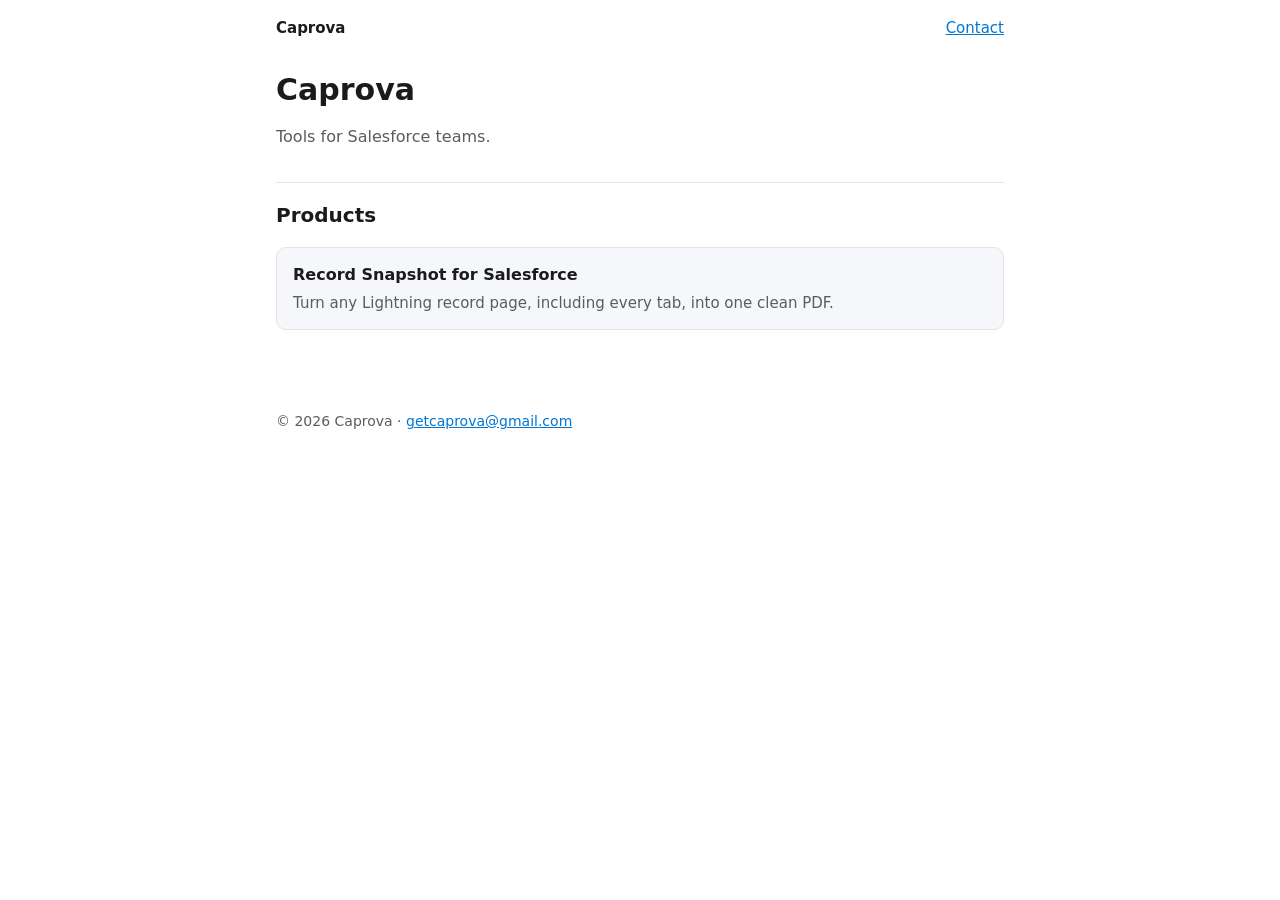
<file: index.html>
<!doctype html>
<html lang="en">
<head>
  <meta charset="utf-8">
  <meta name="viewport" content="width=device-width, initial-scale=1">
  <title>Caprova</title>
  <meta name="description" content="Caprova builds tools for Salesforce teams.">
  <link rel="stylesheet" href="/site.css">
</head>
<body>
<nav class="top"><a class="brand" href="/">Caprova</a><a href="mailto:getcaprova@gmail.com">Contact</a></nav>
<main>
  <h1>Caprova</h1>
  <p class="muted">Tools for Salesforce teams.</p>

  <h2>Products</h2>
  <div class="cards">
    <a class="card" href="/record-snapshot/" style="text-decoration:none;color:inherit">
      <h3>Record Snapshot for Salesforce</h3>
      <p>Turn any Lightning record page, including every tab, into one clean PDF.</p>
    </a>
  </div>
</main>
<footer>© 2026 Caprova · <a href="mailto:getcaprova@gmail.com">getcaprova@gmail.com</a></footer>
</body>
</html>
</file>
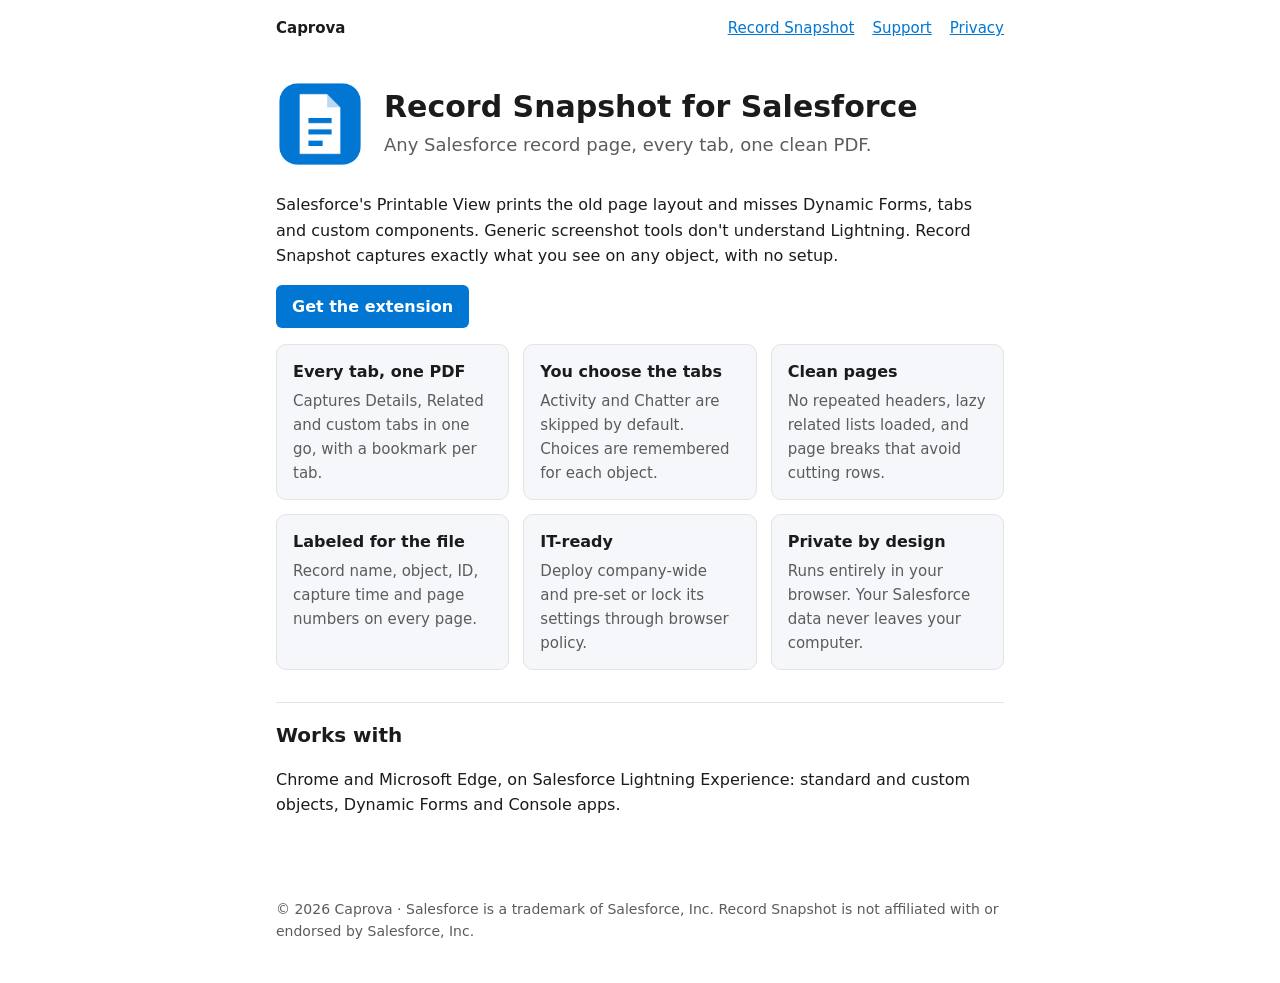
<file: record-snapshot/index.html>
<!doctype html>
<html lang="en">
<head>
  <meta charset="utf-8">
  <meta name="viewport" content="width=device-width, initial-scale=1">
  <title>Record Snapshot for Salesforce</title>
  <meta name="description" content="Turn any Salesforce Lightning record page, on any object and including every tab, into one clean PDF.">
  <link rel="icon" href="/record-snapshot/icon.png">
  <link rel="stylesheet" href="/site.css">
</head>
<body>
<nav class="top">
  <a class="brand" href="/">Caprova</a>
  <a href="/record-snapshot/">Record Snapshot</a>
  <a href="/record-snapshot/support/">Support</a>
  <a href="/record-snapshot/privacy/">Privacy</a>
</nav>
<main>
  <div class="hero">
    <img src="/record-snapshot/icon.png" alt="">
    <div>
      <h1>Record Snapshot for Salesforce</h1>
      <p>Any Salesforce record page, every tab, one clean PDF.</p>
    </div>
  </div>

  <p>Salesforce's Printable View prints the old page layout and misses Dynamic Forms, tabs and custom
  components. Generic screenshot tools don't understand Lightning. Record Snapshot captures exactly what you see
  on any object, with no setup.</p>

  <p><a class="button" href="/record-snapshot/support/#install">Get the extension</a></p>

  <div class="cards">
    <div class="card"><h3>Every tab, one PDF</h3><p>Captures Details, Related and custom tabs in one go, with a bookmark per tab.</p></div>
    <div class="card"><h3>You choose the tabs</h3><p>Activity and Chatter are skipped by default. Choices are remembered for each object.</p></div>
    <div class="card"><h3>Clean pages</h3><p>No repeated headers, lazy related lists loaded, and page breaks that avoid cutting rows.</p></div>
    <div class="card"><h3>Labeled for the file</h3><p>Record name, object, ID, capture time and page numbers on every page.</p></div>
    <div class="card"><h3>IT-ready</h3><p>Deploy company-wide and pre-set or lock its settings through browser policy.</p></div>
    <div class="card"><h3>Private by design</h3><p>Runs entirely in your browser. Your Salesforce data never leaves your computer.</p></div>
  </div>

  <h2>Works with</h2>
  <p>Chrome and Microsoft Edge, on Salesforce Lightning Experience: standard and custom objects, Dynamic Forms and
  Console apps.</p>
</main>
<footer>© 2026 Caprova · Salesforce is a trademark of Salesforce, Inc. Record Snapshot is not affiliated with or
endorsed by Salesforce, Inc.</footer>
</body>
</html>
</file>
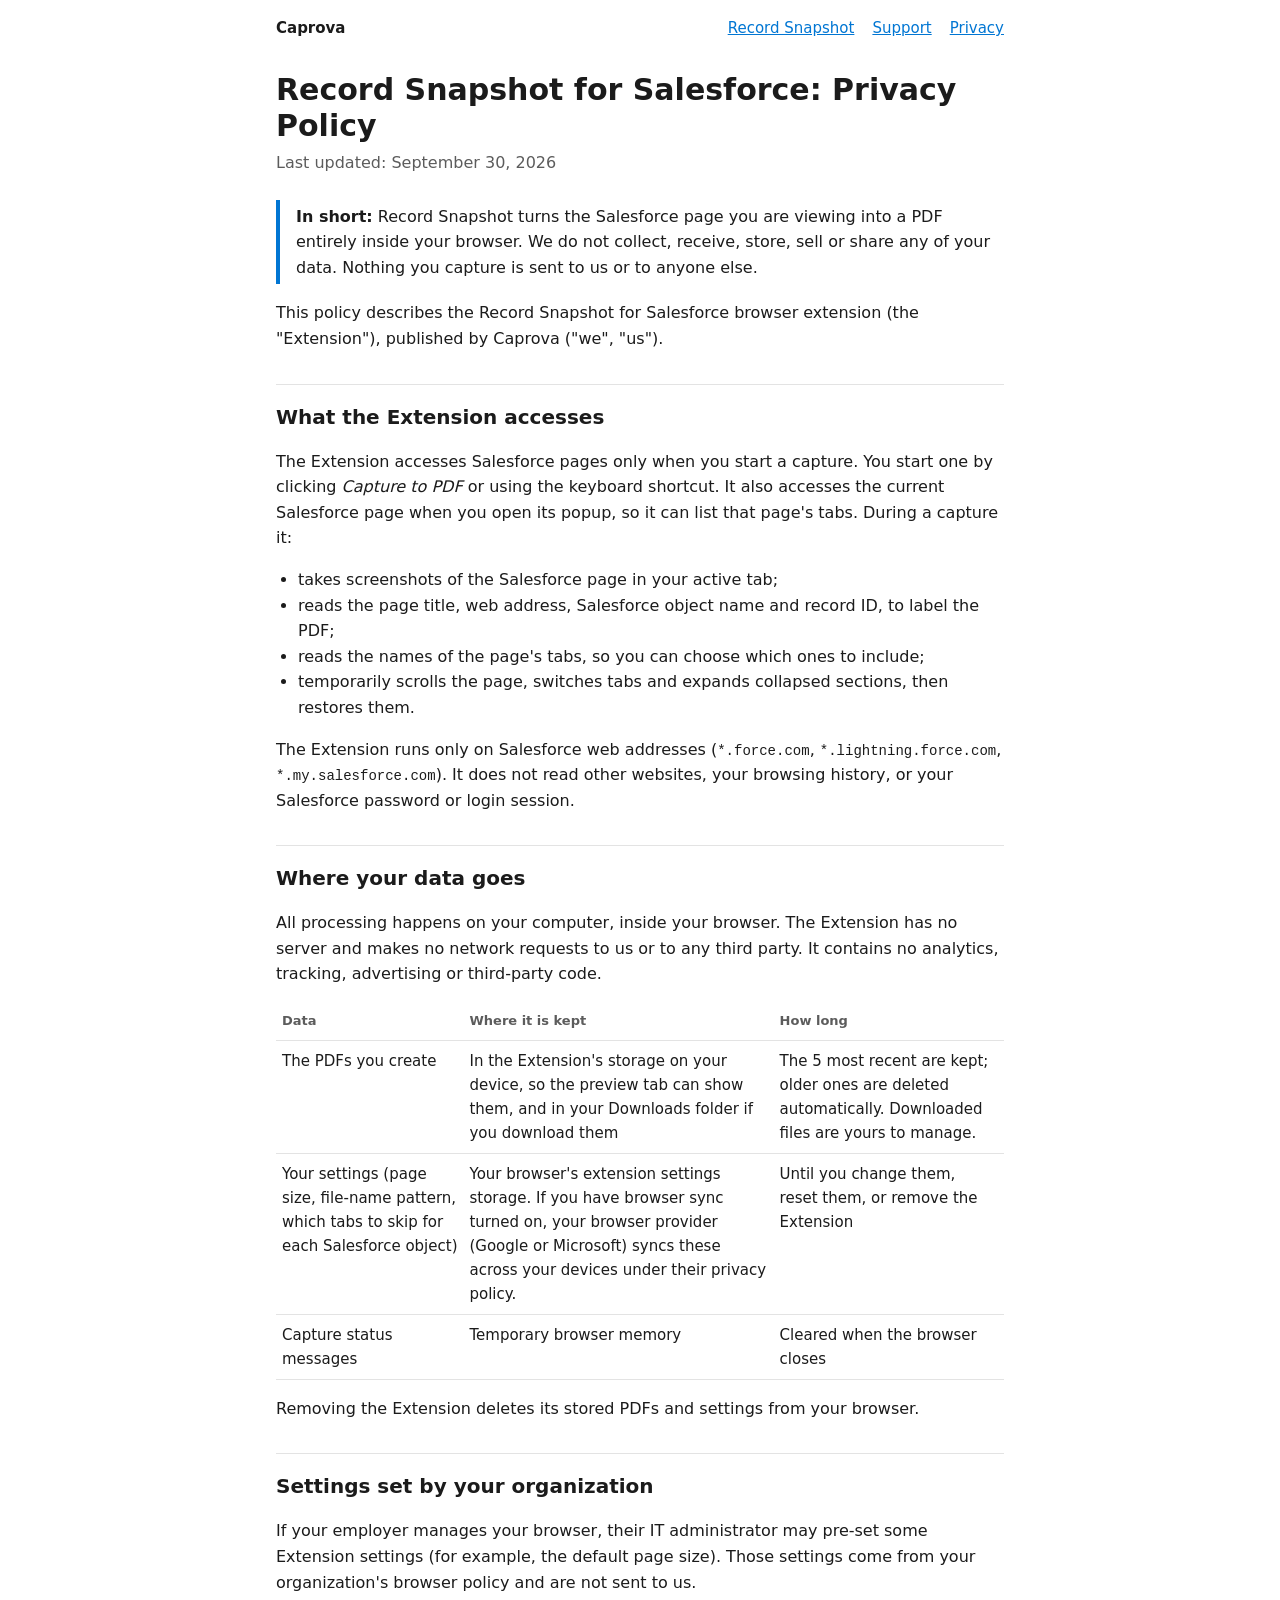
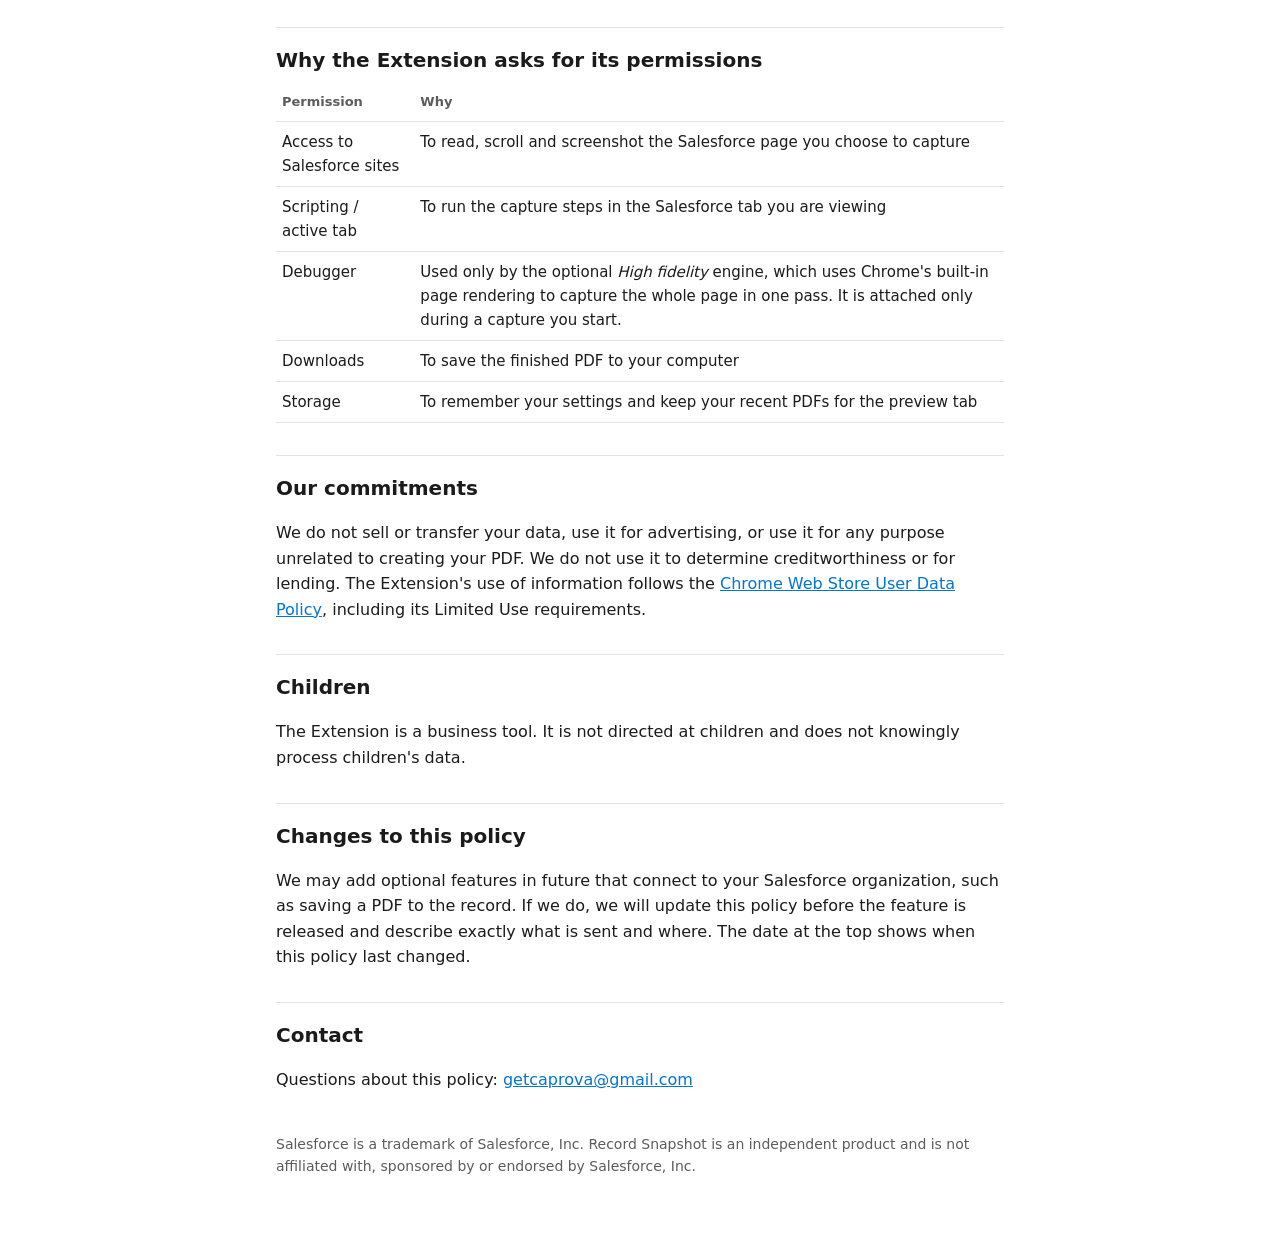
<file: record-snapshot/privacy/index.html>
<!doctype html>
<html lang="en">
<head>
  <meta charset="utf-8">
  <meta name="viewport" content="width=device-width, initial-scale=1">
  <title>Record Snapshot Privacy Policy</title>
  <link rel="icon" href="/record-snapshot/icon.png">
  <link rel="stylesheet" href="/site.css">
</head>
<body>
<nav class="top">
  <a class="brand" href="/">Caprova</a>
  <a href="/record-snapshot/">Record Snapshot</a>
  <a href="/record-snapshot/support/">Support</a>
  <a href="/record-snapshot/privacy/">Privacy</a>
</nav>
<main>
  <h1>Record Snapshot for Salesforce: Privacy Policy</h1>
  <p class="updated">Last updated: September 30, 2026</p>

  <p class="summary"><strong>In short:</strong> Record Snapshot turns the Salesforce page you are viewing into a PDF
  entirely inside your browser. We do not collect, receive, store, sell or share any of your data. Nothing
  you capture is sent to us or to anyone else.</p>

  <p>This policy describes the Record Snapshot for Salesforce browser extension (the "Extension"), published by
  Caprova ("we", "us").</p>

  <h2>What the Extension accesses</h2>
  <p>The Extension accesses Salesforce pages only when you start a capture. You start one by clicking
  <em>Capture to PDF</em> or using the keyboard shortcut. It also accesses the current Salesforce page when you open
  its popup, so it can list that page's tabs. During a capture it:</p>
  <ul>
    <li>takes screenshots of the Salesforce page in your active tab;</li>
    <li>reads the page title, web address, Salesforce object name and record ID, to label the PDF;</li>
    <li>reads the names of the page's tabs, so you can choose which ones to include;</li>
    <li>temporarily scrolls the page, switches tabs and expands collapsed sections, then restores them.</li>
  </ul>
  <p>The Extension runs only on Salesforce web addresses (<code>*.force.com</code>, <code>*.lightning.force.com</code>,
  <code>*.my.salesforce.com</code>). It does not read other websites, your browsing history, or your Salesforce
  password or login session.</p>

  <h2>Where your data goes</h2>
  <p>All processing happens on your computer, inside your browser. The Extension has no server and makes no network
  requests to us or to any third party. It contains no analytics, tracking, advertising or third-party code.</p>
  <table>
    <thead><tr><th>Data</th><th>Where it is kept</th><th>How long</th></tr></thead>
    <tbody>
      <tr><td>The PDFs you create</td><td>In the Extension's storage on your device, so the preview tab can show them, and in
        your Downloads folder if you download them</td><td>The 5 most recent are kept; older ones are deleted automatically. Downloaded files are yours to manage.</td></tr>
      <tr><td>Your settings (page size, file-name pattern, which tabs to skip for each Salesforce object)</td>
        <td>Your browser's extension settings storage. If you have browser sync turned on, your browser provider
        (Google or Microsoft) syncs these across your devices under their privacy policy.</td><td>Until you change them,
        reset them, or remove the Extension</td></tr>
      <tr><td>Capture status messages</td><td>Temporary browser memory</td><td>Cleared when the browser closes</td></tr>
    </tbody>
  </table>
  <p>Removing the Extension deletes its stored PDFs and settings from your browser.</p>

  <h2>Settings set by your organization</h2>
  <p>If your employer manages your browser, their IT administrator may pre-set some Extension settings (for
  example, the default page size). Those settings come from your organization's browser policy and are not sent
  to us.</p>

  <h2>Why the Extension asks for its permissions</h2>
  <table>
    <thead><tr><th>Permission</th><th>Why</th></tr></thead>
    <tbody>
      <tr><td>Access to Salesforce sites</td><td>To read, scroll and screenshot the Salesforce page you choose to capture</td></tr>
      <tr><td>Scripting / active tab</td><td>To run the capture steps in the Salesforce tab you are viewing</td></tr>
      <tr><td>Debugger</td><td>Used only by the optional <em>High fidelity</em> engine, which uses Chrome's built-in
        page rendering to capture the whole page in one pass. It is attached only during a capture you start.</td></tr>
      <tr><td>Downloads</td><td>To save the finished PDF to your computer</td></tr>
      <tr><td>Storage</td><td>To remember your settings and keep your recent PDFs for the preview tab</td></tr>
    </tbody>
  </table>

  <h2>Our commitments</h2>
  <p>We do not sell or transfer your data, use it for advertising, or use it for any purpose unrelated to creating
  your PDF. We do not use it to determine creditworthiness or for lending. The Extension's use of information
  follows the <a href="https://developer.chrome.com/docs/webstore/program-policies/limited-use">Chrome Web Store
  User Data Policy</a>, including its Limited Use requirements.</p>

  <h2>Children</h2>
  <p>The Extension is a business tool. It is not directed at children and does not knowingly process children's data.</p>

  <h2>Changes to this policy</h2>
  <p>We may add optional features in future that connect to your Salesforce organization, such as saving a PDF
  to the record. If we do, we will update this policy before the feature is released and describe exactly what is
  sent and where. The date at the top shows when this policy last changed.</p>

  <h2>Contact</h2>
  <p>Questions about this policy: <a href="mailto:getcaprova@gmail.com">getcaprova@gmail.com</a></p>

  <p style="color:var(--muted);font-size:14px;margin-top:40px">Salesforce is a trademark of Salesforce, Inc. Record Snapshot
  is an independent product and is not affiliated with, sponsored by or endorsed by Salesforce, Inc.</p>
</main>
</body>
</html>
</file>
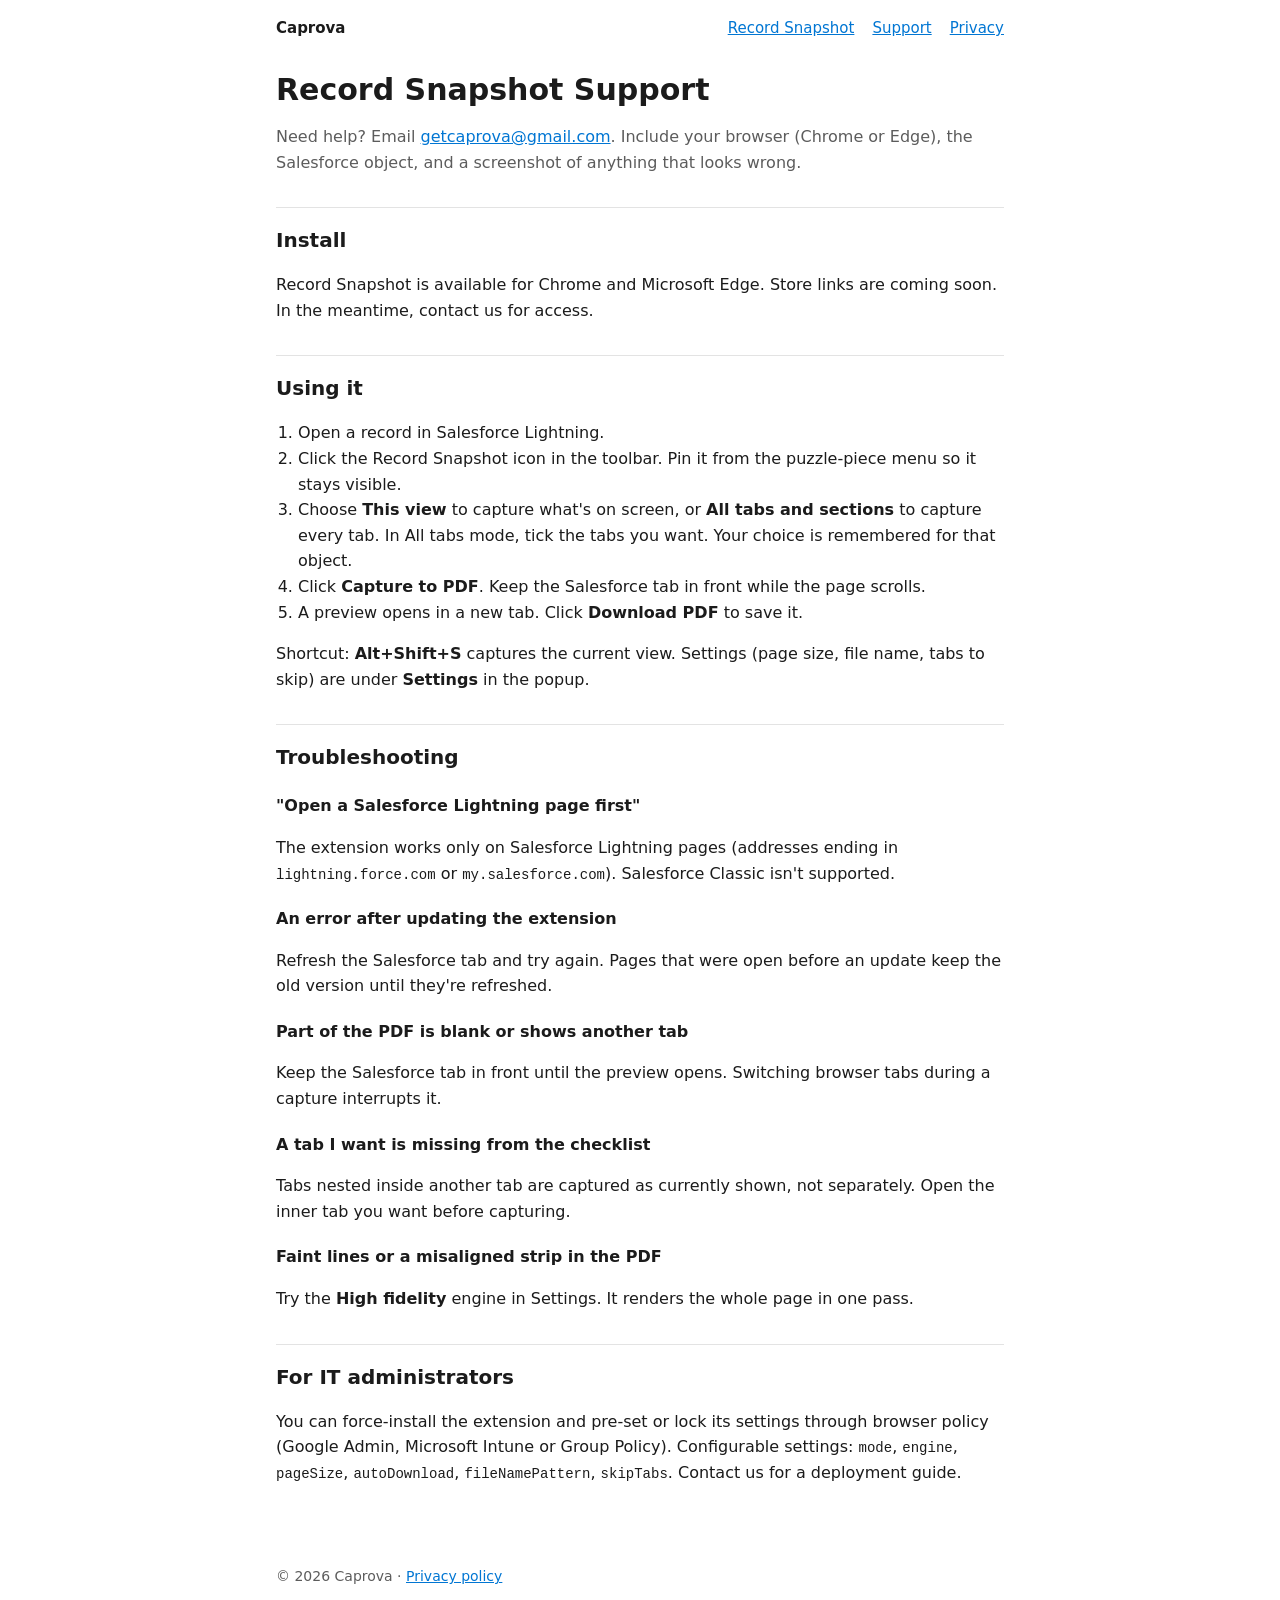
<file: record-snapshot/support/index.html>
<!doctype html>
<html lang="en">
<head>
  <meta charset="utf-8">
  <meta name="viewport" content="width=device-width, initial-scale=1">
  <title>Record Snapshot Support</title>
  <meta name="description" content="Help and contact for Record Snapshot for Salesforce.">
  <link rel="icon" href="/record-snapshot/icon.png">
  <link rel="stylesheet" href="/site.css">
</head>
<body>
<nav class="top">
  <a class="brand" href="/">Caprova</a>
  <a href="/record-snapshot/">Record Snapshot</a>
  <a href="/record-snapshot/support/">Support</a>
  <a href="/record-snapshot/privacy/">Privacy</a>
</nav>
<main>
  <h1>Record Snapshot Support</h1>
  <p class="muted">Need help? Email <a href="mailto:getcaprova@gmail.com">getcaprova@gmail.com</a>. Include your
  browser (Chrome or Edge), the Salesforce object, and a screenshot of anything that looks wrong.</p>

  <h2 id="install">Install</h2>
  <p>Record Snapshot is available for Chrome and Microsoft Edge. Store links are coming soon. In the meantime,
  contact us for access.</p>

  <h2>Using it</h2>
  <ol>
    <li>Open a record in Salesforce Lightning.</li>
    <li>Click the Record Snapshot icon in the toolbar. Pin it from the puzzle-piece menu so it stays visible.</li>
    <li>Choose <strong>This view</strong> to capture what's on screen, or <strong>All tabs and sections</strong>
      to capture every tab. In All tabs mode, tick the tabs you want. Your choice is remembered for that object.</li>
    <li>Click <strong>Capture to PDF</strong>. Keep the Salesforce tab in front while the page scrolls.</li>
    <li>A preview opens in a new tab. Click <strong>Download PDF</strong> to save it.</li>
  </ol>
  <p>Shortcut: <strong>Alt+Shift+S</strong> captures the current view. Settings (page size, file name, tabs to
  skip) are under <strong>Settings</strong> in the popup.</p>

  <h2>Troubleshooting</h2>
  <h3>"Open a Salesforce Lightning page first"</h3>
  <p>The extension works only on Salesforce Lightning pages (addresses ending in <code>lightning.force.com</code>
  or <code>my.salesforce.com</code>). Salesforce Classic isn't supported.</p>
  <h3>An error after updating the extension</h3>
  <p>Refresh the Salesforce tab and try again. Pages that were open before an update keep the old version until
  they're refreshed.</p>
  <h3>Part of the PDF is blank or shows another tab</h3>
  <p>Keep the Salesforce tab in front until the preview opens. Switching browser tabs during a capture interrupts
  it.</p>
  <h3>A tab I want is missing from the checklist</h3>
  <p>Tabs nested inside another tab are captured as currently shown, not separately. Open the inner tab you want
  before capturing.</p>
  <h3>Faint lines or a misaligned strip in the PDF</h3>
  <p>Try the <strong>High fidelity</strong> engine in Settings. It renders the whole page in one pass.</p>

  <h2>For IT administrators</h2>
  <p>You can force-install the extension and pre-set or lock its settings through browser policy (Google Admin,
  Microsoft Intune or Group Policy). Configurable settings: <code>mode</code>, <code>engine</code>,
  <code>pageSize</code>, <code>autoDownload</code>, <code>fileNamePattern</code>, <code>skipTabs</code>. Contact us for a
  deployment guide.</p>
</main>
<footer>© 2026 Caprova · <a href="/record-snapshot/privacy/">Privacy policy</a></footer>
</body>
</html>
</file>
<file: site.css>
:root {
  --text: #1b1b1b; --muted: #5c5c5c; --bg: #ffffff; --panel: #f5f7fa; --line: #e3e3e3; --accent: #0176d3;
}
@media (prefers-color-scheme: dark) {
  :root { --text: #e8e8e8; --muted: #a8a8a8; --bg: #161616; --panel: #1f2226; --line: #333; --accent: #5eb0f5; }
}
* { box-sizing: border-box; }
body { margin: 0; background: var(--bg); color: var(--text); font: 16px/1.6 system-ui, -apple-system, "Segoe UI", sans-serif; }
main { max-width: 760px; margin: 0 auto; padding: 32px 16px 64px; }
nav.top { max-width: 760px; margin: 0 auto; padding: 16px 16px 0; display: flex; gap: 18px; flex-wrap: wrap; align-items: center; font-size: 15px; }
nav.top .brand { font-weight: 700; color: var(--text); text-decoration: none; margin-right: auto; }
h1 { font-size: 30px; line-height: 1.2; margin: 0 0 6px; }
h2 { font-size: 20px; margin: 32px 0 8px; padding-top: 16px; border-top: 1px solid var(--line); }
h3 { font-size: 16px; margin: 20px 0 4px; }
a { color: var(--accent); }
.muted, .updated { color: var(--muted); }
.updated { margin: 0 0 24px; }
.summary { border-left: 4px solid var(--accent); padding: 4px 0 4px 16px; margin: 0 0 8px; }
.hero { display: flex; gap: 20px; align-items: center; margin: 8px 0 24px; }
.hero img { width: 88px; height: 88px; flex: none; }
.hero p { margin: 4px 0 0; color: var(--muted); font-size: 18px; }
.cards { display: grid; grid-template-columns: repeat(auto-fit, minmax(210px, 1fr)); gap: 14px; margin: 16px 0; }
.card { background: var(--panel); border: 1px solid var(--line); border-radius: 10px; padding: 14px 16px; }
.card h3 { margin: 0 0 4px; }
.card p { margin: 0; color: var(--muted); font-size: 15px; }
.button { display: inline-block; background: var(--accent); color: #fff; text-decoration: none; font-weight: 600; padding: 9px 16px; border-radius: 6px; }
table { width: 100%; border-collapse: collapse; font-size: 15px; }
th, td { text-align: left; vertical-align: top; padding: 8px 6px; border-bottom: 1px solid var(--line); }
th { color: var(--muted); font-weight: 600; font-size: 13px; }
code { font-size: 14px; }
ul, ol { padding-left: 22px; }
footer { max-width: 760px; margin: 0 auto; padding: 0 16px 40px; color: var(--muted); font-size: 14px; }
@media (max-width: 520px) { .hero { flex-direction: column; align-items: flex-start; } h1 { font-size: 26px; } }
</file>
